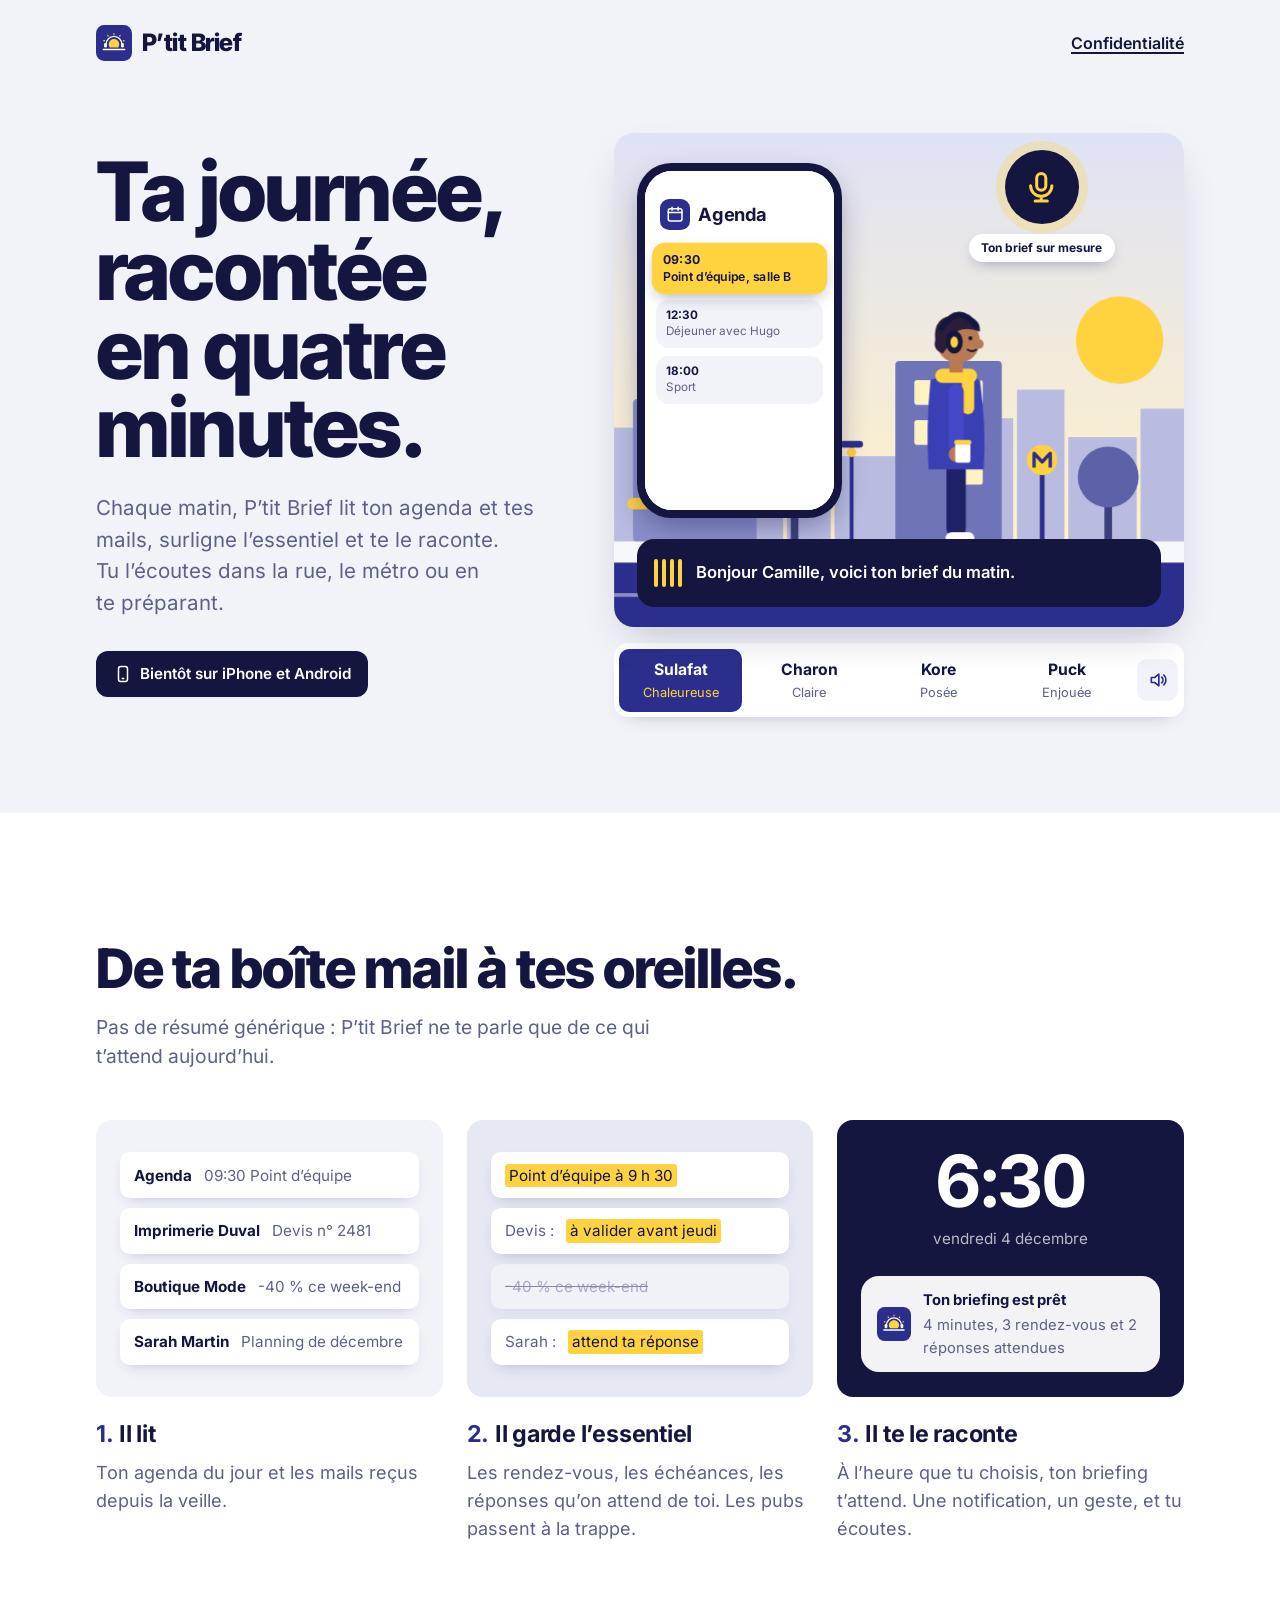
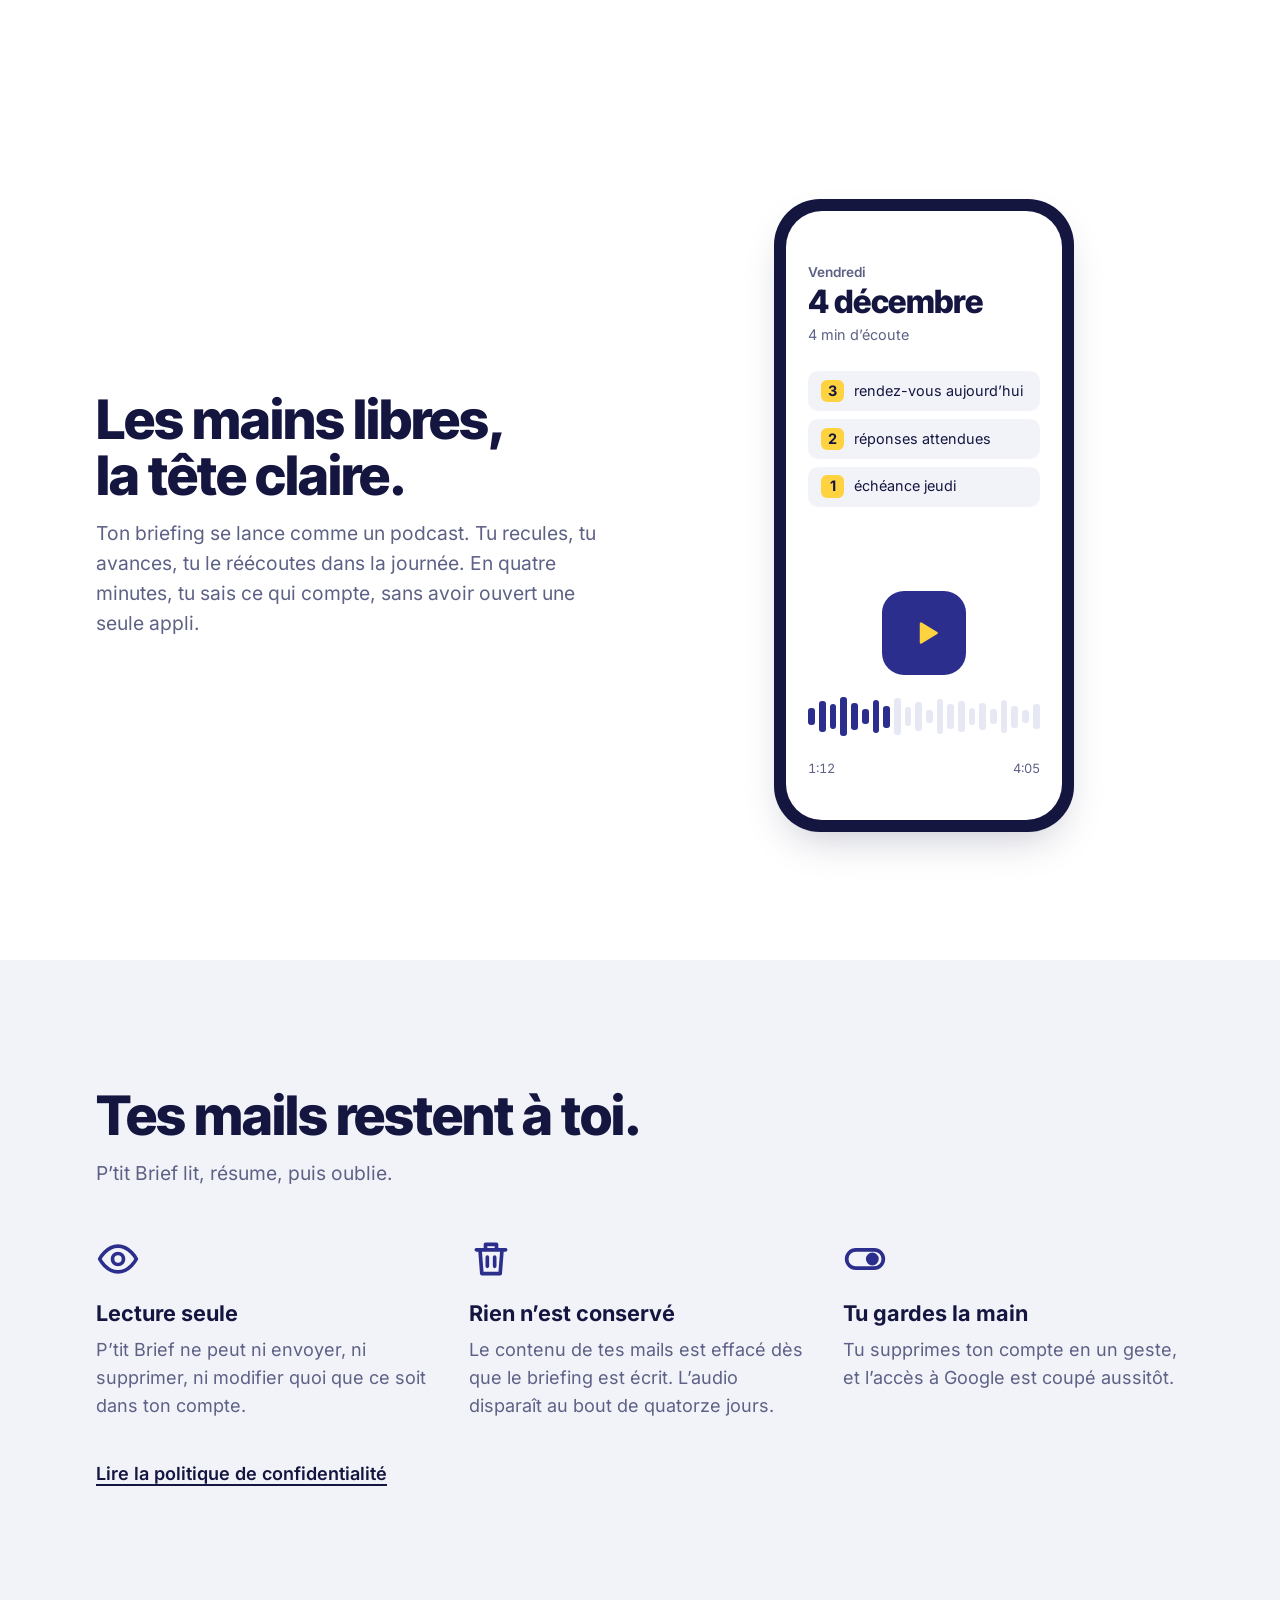
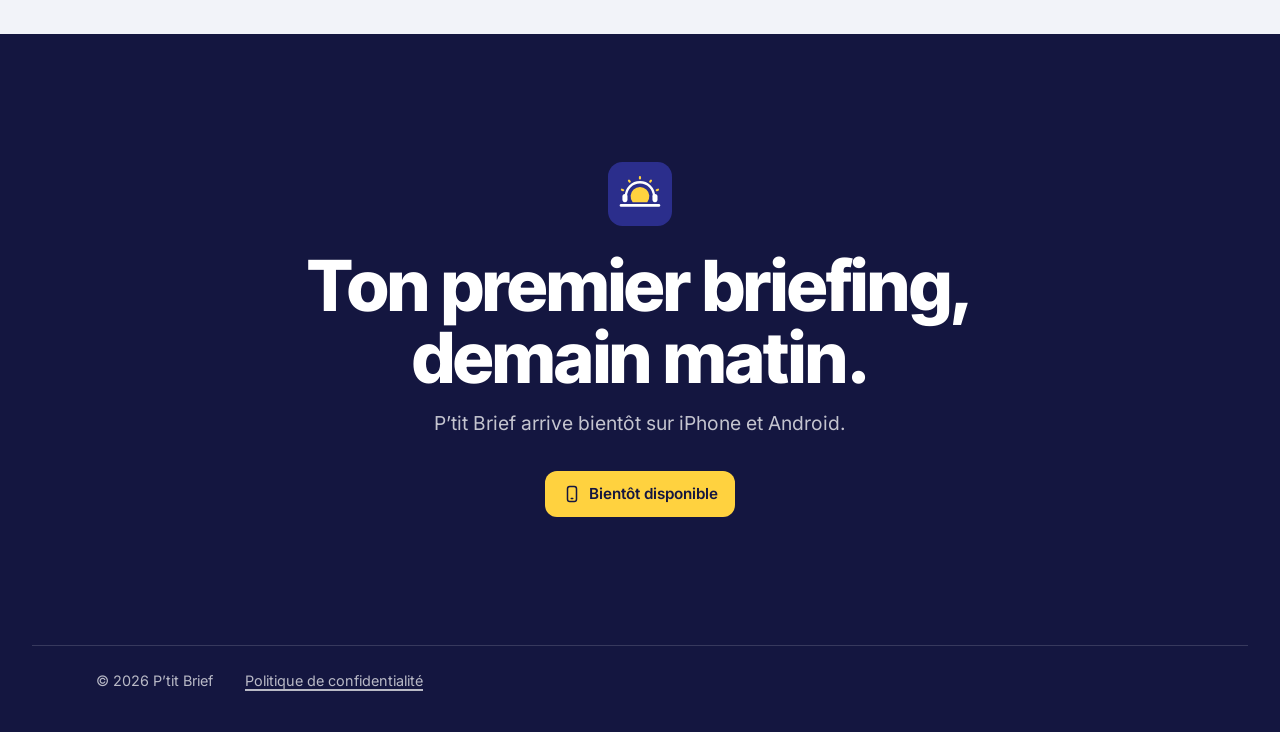
<file: index.html>
<!doctype html>
<html lang="fr">
<head>
  <meta charset="utf-8">
  <meta name="viewport" content="width=device-width, initial-scale=1">
  <title>P’tit Brief : ta journée, racontée en quatre minutes</title>
  <meta name="description" content="Chaque matin, P’tit Brief lit ton agenda et tes mails, surligne l’essentiel et te le raconte en quatre minutes.">
  <meta name="theme-color" content="#f2f3f9">
  <link rel="icon" href="favicon.svg" type="image/svg+xml">
  <link rel="preload" href="fonts/inter.woff2" as="font" type="font/woff2" crossorigin>
  <link rel="preload" href="fonts/inter-tight.woff2" as="font" type="font/woff2" crossorigin>
  <link rel="stylesheet" href="style.css">
</head>
<body>
  <svg width="0" height="0" style="position:absolute" aria-hidden="true">
    <symbol id="marque" viewBox="0 0 256 256"><rect width="256" height="256" rx="58" fill="#2b2e8c"/><g transform="translate(28 28) scale(.78)"><g fill="#fff"><path d="M50 140A78 78 0 0 1 206 140H194A66 66 0 0 0 62 140Z"/><rect x="38" y="128" width="26" height="42" rx="13"/><rect x="192" y="128" width="26" height="42" rx="13"/><rect x="24" y="180" width="208" height="14" rx="7"/></g><g fill="#ffd23f"><path d="M90.5 170A48 48 0 1 1 165.5 170Z"/><rect x="-5.5" y="-104" width="11" height="18" rx="5.5" transform="translate(128 140) rotate(0)"/><rect x="-5.5" y="-104" width="11" height="18" rx="5.5" transform="translate(128 140) rotate(35)"/><rect x="-5.5" y="-104" width="11" height="18" rx="5.5" transform="translate(128 140) rotate(-35)"/><rect x="-5.5" y="-104" width="11" height="18" rx="5.5" transform="translate(128 140) rotate(70)"/><rect x="-5.5" y="-104" width="11" height="18" rx="5.5" transform="translate(128 140) rotate(-70)"/></g></g></symbol>
    <symbol id="i-mail" viewBox="0 0 24 24" fill="none" stroke="currentColor" stroke-width="2" stroke-linecap="round" stroke-linejoin="round"><rect x="3" y="5" width="18" height="14" rx="2.5"/><path d="m4 7 8 6 8-6"/></symbol>
    <symbol id="i-cal" viewBox="0 0 24 24" fill="none" stroke="currentColor" stroke-width="2" stroke-linecap="round" stroke-linejoin="round"><rect x="3" y="5" width="18" height="16" rx="2.5"/><path d="M3 10h18M8 3v4M16 3v4"/></symbol>
    <symbol id="i-tel" viewBox="0 0 24 24" fill="none" stroke="currentColor" stroke-width="2" stroke-linecap="round"><rect x="6" y="2" width="12" height="20" rx="3"/><path d="M11 18h2"/></symbol>
    <symbol id="i-oeil" viewBox="0 0 24 24" fill="none" stroke="currentColor" stroke-width="2" stroke-linecap="round" stroke-linejoin="round"><path d="M2 12s3.6-7 10-7 10 7 10 7-3.6 7-10 7S2 12 2 12z"/><circle cx="12" cy="12" r="3"/></symbol>
    <symbol id="i-gomme" viewBox="0 0 24 24" fill="none" stroke="currentColor" stroke-width="2" stroke-linecap="round" stroke-linejoin="round"><path d="M4 7h16M9 7V4h6v3M6 7l1 13h10l1-13M10 11v5M14 11v5"/></symbol>
    <symbol id="i-main" viewBox="0 0 24 24" fill="none" stroke="currentColor" stroke-width="2" stroke-linecap="round"><rect x="2" y="7" width="20" height="10" rx="5"/><circle cx="16" cy="12" r="2.5" fill="currentColor"/></symbol>
    <symbol id="i-metro" viewBox="0 0 24 24" fill="none" stroke="currentColor" stroke-width="2.2" stroke-linecap="round" stroke-linejoin="round"><path d="M6 18V7l6 6 6-6v11"/></symbol>
    <symbol id="i-pluie" viewBox="0 0 24 24" fill="none" stroke="currentColor" stroke-width="2" stroke-linecap="round" stroke-linejoin="round"><path d="M7 15a4 4 0 0 1-.6-8A5.5 5.5 0 0 1 17 7.5a3.8 3.8 0 0 1 .5 7.5z"/><path d="M9 18l-1 2M13 18l-1 2M17 18l-1 2"/></symbol>
    <symbol id="i-coche" viewBox="0 0 24 24" fill="none" stroke="currentColor" stroke-width="3" stroke-linecap="round" stroke-linejoin="round"><path d="m5 12 5 5 9-10"/></symbol>
    <symbol id="i-facture" viewBox="0 0 24 24" fill="none" stroke="currentColor" stroke-width="2" stroke-linecap="round" stroke-linejoin="round"><path d="M6 3h12v18l-3-2-3 2-3-2-3 2z"/><path d="M9 8h6M9 12h6"/></symbol>
    <symbol id="i-micro" viewBox="0 0 24 24" fill="none" stroke="currentColor" stroke-width="2" stroke-linecap="round" stroke-linejoin="round"><rect x="9" y="3" width="6" height="11" rx="3"/><path d="M5 11a7 7 0 0 0 14 0M12 18v3M8 21h8"/></symbol>
    <symbol id="i-photo" viewBox="0 0 24 24" fill="none" stroke="currentColor" stroke-width="2" stroke-linejoin="round"><rect x="3" y="5" width="18" height="15" rx="3"/><circle cx="12" cy="12.5" r="3.5"/></symbol>
    <symbol id="i-play" viewBox="0 0 24 24"><path d="M7 4.5v15a1 1 0 0 0 1.5.86l12.5-7.5a1 1 0 0 0 0-1.72L8.5 3.64A1 1 0 0 0 7 4.5z" fill="currentColor"/></symbol>
  </svg>

  <div class="hero">
    <header class="wrap top">
      <a class="logo" href="./"><svg aria-hidden="true"><use href="#marque"/></svg>P’tit Brief</a>
      <nav><a href="confidentialite.html">Confidentialité</a></nav>
    </header>

    <div class="wrap hero-grid">
      <div>
        <h1>Ta journée, racontée en quatre minutes.</h1>
        <p class="intro">Chaque matin, P’tit Brief lit ton agenda et tes mails, surligne l’essentiel et te le raconte. Tu l’écoutes dans la rue, le métro ou en te préparant.</p>
        <div class="bientot">
          <span class="store"><svg aria-hidden="true"><use href="#i-tel"/></svg>Bientôt sur iPhone et Android</span>
        </div>
      </div>

      <div class="scene-col">
      <div class="scene" id="scene">
        <svg viewBox="0 0 600 520" role="img" aria-label="Une personne marche dans la rue au lever du soleil, un casque sur les oreilles. Ses mails et ses rendez-vous du jour lui sont lus.">
          <defs>
            <linearGradient id="ciel" x1="0" y1="0" x2="0" y2="1">
              <stop offset="0" stop-color="#dfe2f5"/>
              <stop offset="0.8" stop-color="#fff1c9"/>
            </linearGradient>
            <g id="ville-loin">
              <rect x="0" y="310" width="60" height="120"/><rect x="64" y="260" width="40" height="170"/>
              <rect x="108" y="330" width="70" height="100"/><rect x="182" y="280" width="46" height="150"/>
              <rect x="232" y="340" width="80" height="90"/><rect x="316" y="240" width="36" height="190"/>
              <rect x="356" y="300" width="64" height="130"/><rect x="424" y="270" width="50" height="160"/>
              <rect x="478" y="320" width="72" height="110"/><rect x="554" y="290" width="46" height="140"/>
            </g>
            <g id="ville-pres">
              <rect x="20" y="280" width="130" height="150" rx="4" fill="#8a8fc9"/>
              <g fill="#fff3c4"><rect x="38" y="298" width="20" height="24" rx="3"/><rect x="75" y="298" width="20" height="24" rx="3"/><rect x="112" y="298" width="20" height="24" rx="3"/><rect x="38" y="336" width="20" height="24" rx="3"/><rect x="112" y="336" width="20" height="24" rx="3"/></g>
              <rect x="14" y="384" width="142" height="12" rx="6" fill="#ffd23f"/>
              <rect x="186" y="380" width="8" height="50" fill="#3c3f7d"/><circle cx="190" cy="366" r="28" fill="#5d62a8"/>
              <rect x="248" y="330" width="4" height="100" fill="#2b2e8c"/><rect x="238" y="324" width="24" height="7" rx="3.5" fill="#2b2e8c"/><circle cx="250" cy="336" r="5" fill="#ffd23f"/>
              <rect x="296" y="240" width="112" height="190" rx="4" fill="#6f74b8"/>
              <g fill="#fff3c4"><rect x="316" y="260" width="22" height="26" rx="3"/><rect x="366" y="260" width="22" height="26" rx="3"/><rect x="316" y="302" width="22" height="26" rx="3"/><rect x="366" y="344" width="22" height="26" rx="3"/></g>
              <rect x="448" y="352" width="5" height="78" fill="#2b2e8c"/><circle cx="450.5" cy="344" r="16" fill="#ffd23f"/>
              <path d="M442 352v-15l8.5 9 8.5-9v15" fill="none" stroke="#2b2e8c" stroke-width="3.5" stroke-linejoin="round"/>
              <rect x="516" y="378" width="8" height="52" fill="#3c3f7d"/><circle cx="520" cy="362" r="32" fill="#5d62a8"/>
            </g>
          </defs>

          <rect width="600" height="520" fill="url(#ciel)"/>
          <circle class="soleil" cx="532" cy="218" r="46" fill="#ffd23f"/>
          <g class="loin" fill="#b9bce0"><use href="#ville-loin"/><use href="#ville-loin" x="600"/></g>
          <g class="pres"><use href="#ville-pres"/><use href="#ville-pres" x="600"/></g>
          <rect y="430" width="600" height="22" fill="#f7f8fc"/>
          <rect y="452" width="600" height="68" fill="#2b2e8c"/>
          <line class="route" x1="0" y1="486" x2="660" y2="486" stroke="#fff" stroke-opacity=".45" stroke-width="4" stroke-dasharray="30 30"/>

          <g class="marcheur" transform="translate(360 432)">
            <!-- bras arrière -->
            <g class="membre bras"><rect x="-20" y="-168" width="40" height="84" fill="none"/><rect x="-8" y="-168" width="16" height="72" rx="8" fill="#232678"/><circle cx="0" cy="-94" r="8" fill="#b97a52"/></g>
            <!-- jambes -->
            <g class="membre"><rect x="-24" y="-92" width="48" height="94" fill="none"/><rect x="-10" y="-92" width="20" height="86" rx="10" fill="#14154a"/><rect x="-11" y="-12" width="30" height="13" rx="6.5" fill="#fff"/></g>
            <g class="membre b"><rect x="-24" y="-92" width="48" height="94" fill="none"/><rect x="-10" y="-92" width="20" height="86" rx="10" fill="#1e2068"/><rect x="-11" y="-12" width="30" height="13" rx="6.5" fill="#fff"/></g>
            <!-- manteau -->
            <path d="M-27 -172Q-32 -122-29-78H29Q32-122 25-172Q0-184-27-172Z" fill="#3b3fb6"/>
            <rect x="-22" y="-184" width="44" height="15" rx="7.5" fill="#ffd23f"/>
            <rect x="6" y="-178" width="13" height="42" rx="6.5" fill="#ffd23f"/>
            <rect x="-7" y="-194" width="14" height="14" fill="#b97a52"/>
            <!-- tête -->
            <circle cx="2" cy="-213" r="23" fill="#b97a52"/>
            <circle cx="24" cy="-210" r="5" fill="#b97a52"/>
            <path d="M-22-214Q-25-241 2-240Q26-240 25-223Q12-228 2-224Q-6-210-14-200Q-25-204-22-214Z" fill="#2a1c3d"/>
            <circle cx="15" cy="-216" r="2.2" fill="#141640"/>
            <path d="M12-204q5 3 9 0" fill="none" stroke="#141640" stroke-width="2" stroke-linecap="round"/>
            <!-- casque -->
            <path d="M-15-227Q2-254 21-229" fill="none" stroke="#141640" stroke-width="6" stroke-linecap="round"/>
            <ellipse cx="-2" cy="-212" rx="9" ry="12" fill="#141640"/>
            <ellipse cx="-2" cy="-212" rx="4" ry="6" fill="#ffd23f"/>
            <g fill="none" stroke="#fff" stroke-width="3" stroke-linecap="round">
              <path class="onde" d="M-30-225q-9 13 0 26"/>
              <path class="onde" d="M-40-231q-14 19 0 38"/>
              <path class="onde" d="M-50-237q-19 25 0 50"/>
            </g>
            <!-- bras avant, avec le café -->
            <g class="membre bras b"><rect x="-20" y="-168" width="40" height="86" fill="none"/><rect x="-8" y="-168" width="16" height="72" rx="8" fill="#4549c9"/><circle cx="0" cy="-94" r="8" fill="#b97a52"/><rect x="-1" y="-106" width="16" height="21" rx="3" fill="#fff"/><rect x="-2" y="-109" width="18" height="5" rx="2.5" fill="#ffd23f"/></g>
          </g>
        </svg>

        <div class="tel-scene" aria-hidden="true">
          <div class="tel-ecran" id="ecran">
            <div class="accueil">
              <span class="appicone" data-app="Mails"><i style="background:#5b5fd6"><svg><use href="#i-mail"/></svg></i>Mails</span>
              <span class="appicone" data-app="Agenda"><i style="background:#2b2e8c"><svg><use href="#i-cal"/></svg></i>Agenda</span>
              <span class="appicone" data-app="Météo"><i style="background:#7fa7e8"><svg><use href="#i-pluie"/></svg></i>Météo</span>
              <span class="appicone" data-app="Trafic"><i style="background:#ffd23f;color:#141640"><svg><use href="#i-metro"/></svg></i>Trafic</span>
              <span class="appicone" data-app="Factures"><i style="background:#3fae8c"><svg><use href="#i-facture"/></svg></i>Factures</span>
              <span class="appicone"><i style="background:#c8cbe0"><svg><use href="#i-photo"/></svg></i>Photos</span>
            </div>
            <div class="appli ouverte" id="appli">
              <header><i style="background:#5b5fd6"><svg><use href="#i-mail"/></svg></i><span>Mails</span></header>
              <ul class="lignes">
                <li class="cle"><b>Imprimerie Duval</b><span>Devis à valider avant jeudi</span></li>
                <li><b>Boutique Mode</b><span>-40 % ce week-end</span></li>
                <li><b>Sarah Martin</b><span>Planning de décembre</span></li>
              </ul>
            </div>
          </div>
        </div>

        <div class="collecteur" aria-hidden="true">
          <div class="orbe" id="orbe"><svg><use href="#i-micro"/></svg></div>
          <span class="compte" id="compte">Ton brief sur mesure</span>
        </div>

        <div class="sous-titre" aria-hidden="true">
          <span class="barres"><i></i><i></i><i></i><i></i></span>
          <span class="phrase" id="phrase">Bonjour Camille, voici ton brief du matin.</span>
        </div>
      </div>
      <div class="voix" role="group" aria-label="Voix du brief">
        <button type="button" data-voix="sulafat" aria-pressed="true"><b>Sulafat</b><span>Chaleureuse</span></button>
        <button type="button" data-voix="charon" aria-pressed="false"><b>Charon</b><span>Claire</span></button>
        <button type="button" data-voix="kore" aria-pressed="false"><b>Kore</b><span>Posée</span></button>
        <button type="button" data-voix="puck" aria-pressed="false"><b>Puck</b><span>Enjouée</span></button>
        <button class="son" id="son" type="button" aria-label="Couper le son">
          <svg aria-hidden="true" viewBox="0 0 24 24" fill="none" stroke="currentColor" stroke-width="2" stroke-linecap="round" stroke-linejoin="round"><path d="M4 9v6h4l5 4V5L8 9z"/><path class="ondes" d="M16.5 8.5a5 5 0 0 1 0 7M19 6a8.5 8.5 0 0 1 0 12"/><path class="croix" d="M17 9.5l5 5m0-5l-5 5"/></svg>
        </button>
      </div>
      </div>
    </div>
  </div>

  <main>
    <section class="wrap">
      <h2>De ta boîte mail à tes oreilles.</h2>
      <p class="chapo">Pas de résumé générique : P’tit Brief ne te parle que de ce qui t’attend aujourd’hui.</p>
      <ol class="etapes">
        <li class="etape">
          <div class="vignette v-lit" aria-hidden="true">
            <div class="ligne"><b>Agenda</b><span>09:30 Point d’équipe</span></div>
            <div class="ligne"><b>Imprimerie Duval</b><span>Devis n° 2481</span></div>
            <div class="ligne"><b>Boutique Mode</b><span>-40 % ce week-end</span></div>
            <div class="ligne"><b>Sarah Martin</b><span>Planning de décembre</span></div>
          </div>
          <h3><b>1.</b>Il lit</h3>
          <p>Ton agenda du jour et les mails reçus depuis la veille.</p>
        </li>
        <li class="etape">
          <div class="vignette v-garde" aria-hidden="true">
            <div class="ligne"><mark>Point d’équipe à 9 h 30</mark></div>
            <div class="ligne"><span>Devis :</span><mark>à valider avant jeudi</mark></div>
            <div class="ligne terne"><span>-40 % ce week-end</span></div>
            <div class="ligne"><span>Sarah :</span><mark>attend ta réponse</mark></div>
          </div>
          <h3><b>2.</b>Il garde l’essentiel</h3>
          <p>Les rendez-vous, les échéances, les réponses qu’on attend de toi. Les pubs passent à la trappe.</p>
        </li>
        <li class="etape">
          <div class="vignette v-raconte" aria-hidden="true">
            <div class="heure">6:30</div>
            <div class="date" data-date>mardi 24 novembre</div>
            <div class="notif"><svg><use href="#marque"/></svg><b>Ton briefing est prêt</b><span>4 minutes, 3 rendez-vous et 2 réponses attendues</span></div>
          </div>
          <h3><b>3.</b>Il te le raconte</h3>
          <p>À l’heure que tu choisis, ton briefing t’attend. Une notification, un geste, et tu écoutes.</p>
        </li>
      </ol>
    </section>

    <section class="wrap duo">
      <div>
        <h2>Les mains libres, la tête claire.</h2>
        <p class="chapo">Ton briefing se lance comme un podcast. Tu recules, tu avances, tu le réécoutes dans la journée. En quatre minutes, tu sais ce qui compte, sans avoir ouvert une seule appli.</p>
      </div>
      <div class="telephone" aria-hidden="true">
        <div class="ecran">
          <div class="jour" data-jour>Mardi</div>
          <div class="titre" data-jour-mois>24 novembre</div>
          <div class="duree">4 min d’écoute</div>
          <ul class="sommaire">
            <li><b>3</b>rendez-vous aujourd’hui</li>
            <li><b>2</b>réponses attendues</li>
            <li><b>1</b>échéance jeudi</li>
          </ul>
          <div class="lecture">
            <div class="play"><svg><use href="#i-play"/></svg></div>
            <div class="onde-ecran">
              <i class="lu" style="height:40%"></i><i class="lu" style="height:70%"></i><i class="lu" style="height:55%"></i><i class="lu" style="height:90%"></i><i class="lu" style="height:60%"></i><i class="lu" style="height:35%"></i><i class="lu" style="height:75%"></i><i class="lu" style="height:50%"></i><i style="height:85%"></i><i style="height:45%"></i><i style="height:65%"></i><i style="height:30%"></i><i style="height:80%"></i><i style="height:55%"></i><i style="height:70%"></i><i style="height:40%"></i><i style="height:60%"></i><i style="height:35%"></i><i style="height:75%"></i><i style="height:50%"></i><i style="height:30%"></i><i style="height:55%"></i>
            </div>
            <div class="temps"><span>1:12</span><span>4:05</span></div>
          </div>
        </div>
      </div>
    </section>

    <section class="confiance">
      <div class="wrap">
        <h2>Tes mails restent à toi.</h2>
        <p class="chapo">P’tit Brief lit, résume, puis oublie.</p>
        <div class="promesses">
          <div>
            <svg aria-hidden="true"><use href="#i-oeil"/></svg>
            <h3>Lecture seule</h3>
            <p>P’tit Brief ne peut ni envoyer, ni supprimer, ni modifier quoi que ce soit dans ton compte.</p>
          </div>
          <div>
            <svg aria-hidden="true"><use href="#i-gomme"/></svg>
            <h3>Rien n’est conservé</h3>
            <p>Le contenu de tes mails est effacé dès que le briefing est écrit. L’audio disparaît au bout de quatorze jours.</p>
          </div>
          <div>
            <svg aria-hidden="true"><use href="#i-main"/></svg>
            <h3>Tu gardes la main</h3>
            <p>Tu supprimes ton compte en un geste, et l’accès à Google est coupé aussitôt.</p>
          </div>
        </div>
        <p class="suite"><a href="confidentialite.html">Lire la politique de confidentialité</a></p>
      </div>
    </section>

    <section class="final">
      <div class="wrap">
        <svg class="marque" aria-hidden="true"><use href="#marque"/></svg>
        <h2>Ton premier briefing, demain matin.</h2>
        <p>P’tit Brief arrive bientôt sur iPhone et Android.</p>
        <span class="store"><svg aria-hidden="true"><use href="#i-tel"/></svg>Bientôt disponible</span>
      </div>
    </section>
  </main>

  <footer>
    <div class="wrap">
      <span>© 2026 P’tit Brief</span>
      <a href="confidentialite.html">Politique de confidentialité</a>
    </div>
  </footer>

  <script src="script.js"></script>
</body>
</html>
</file>
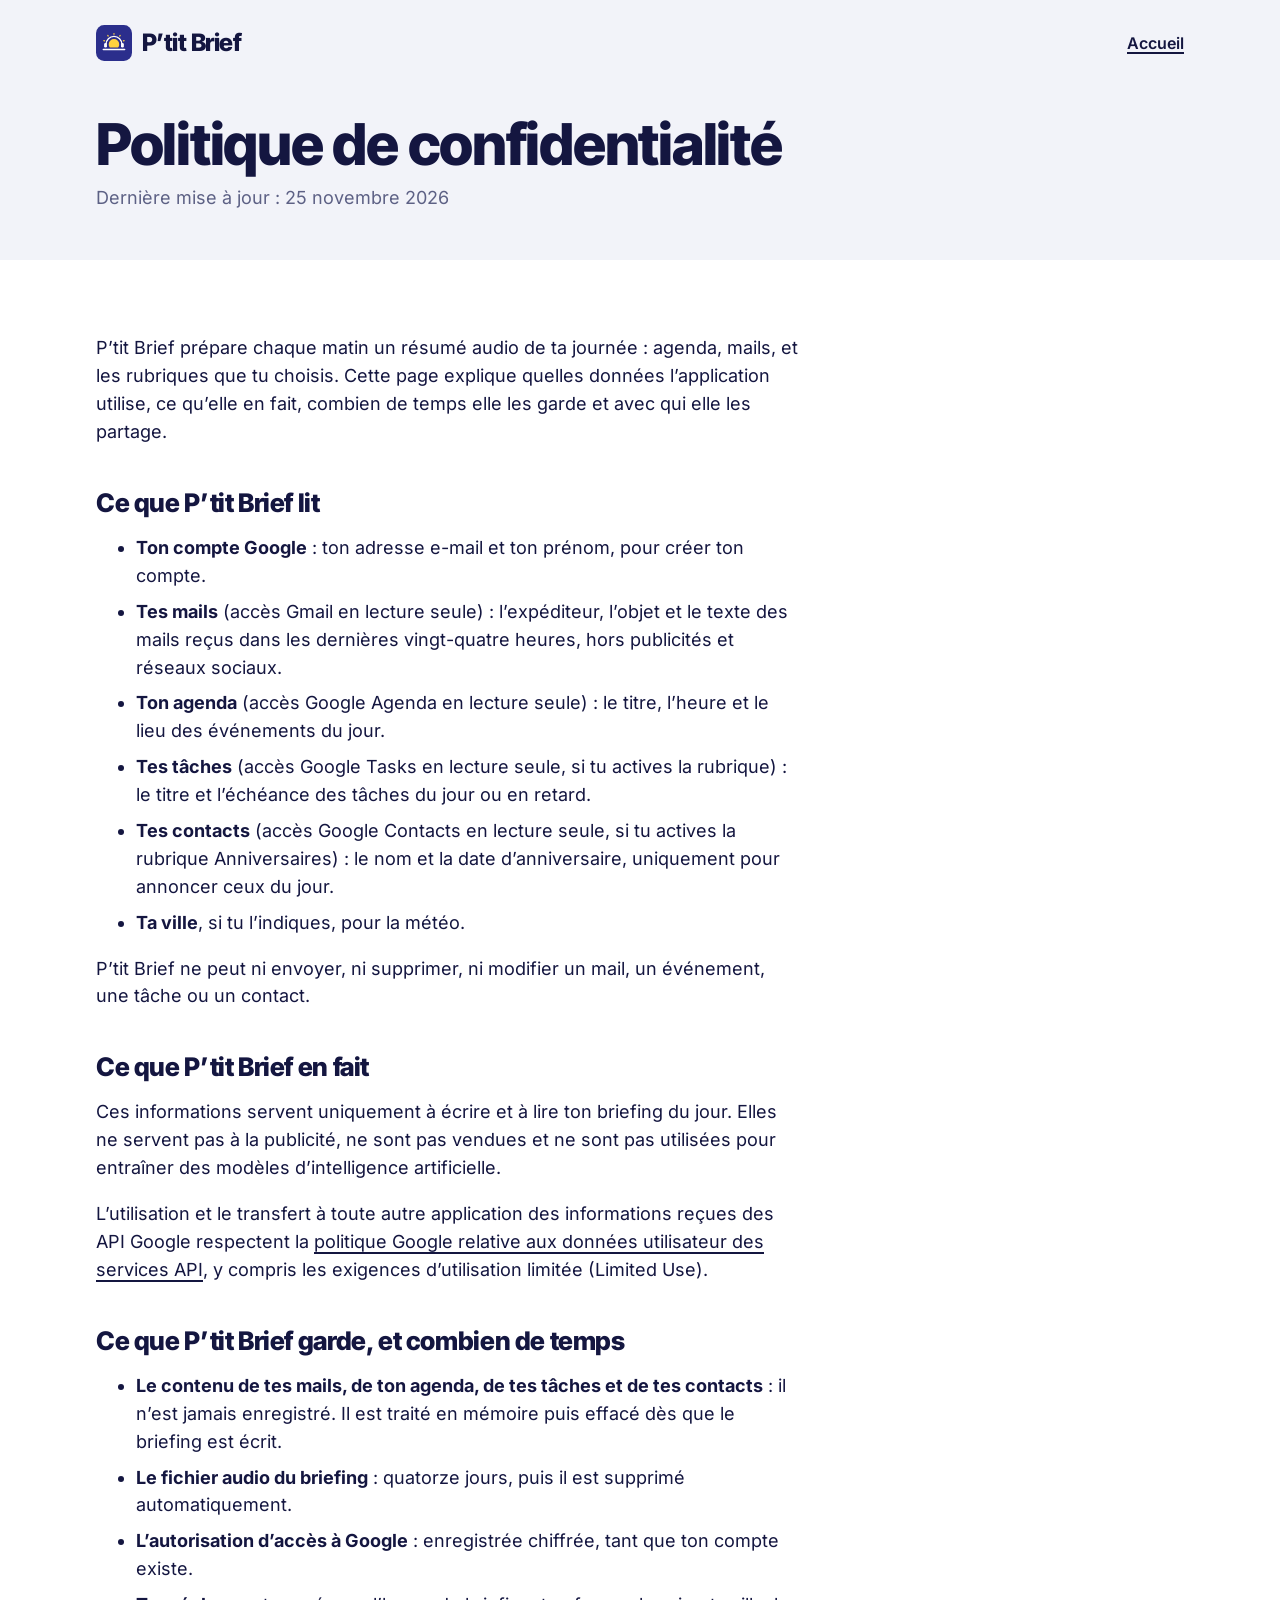
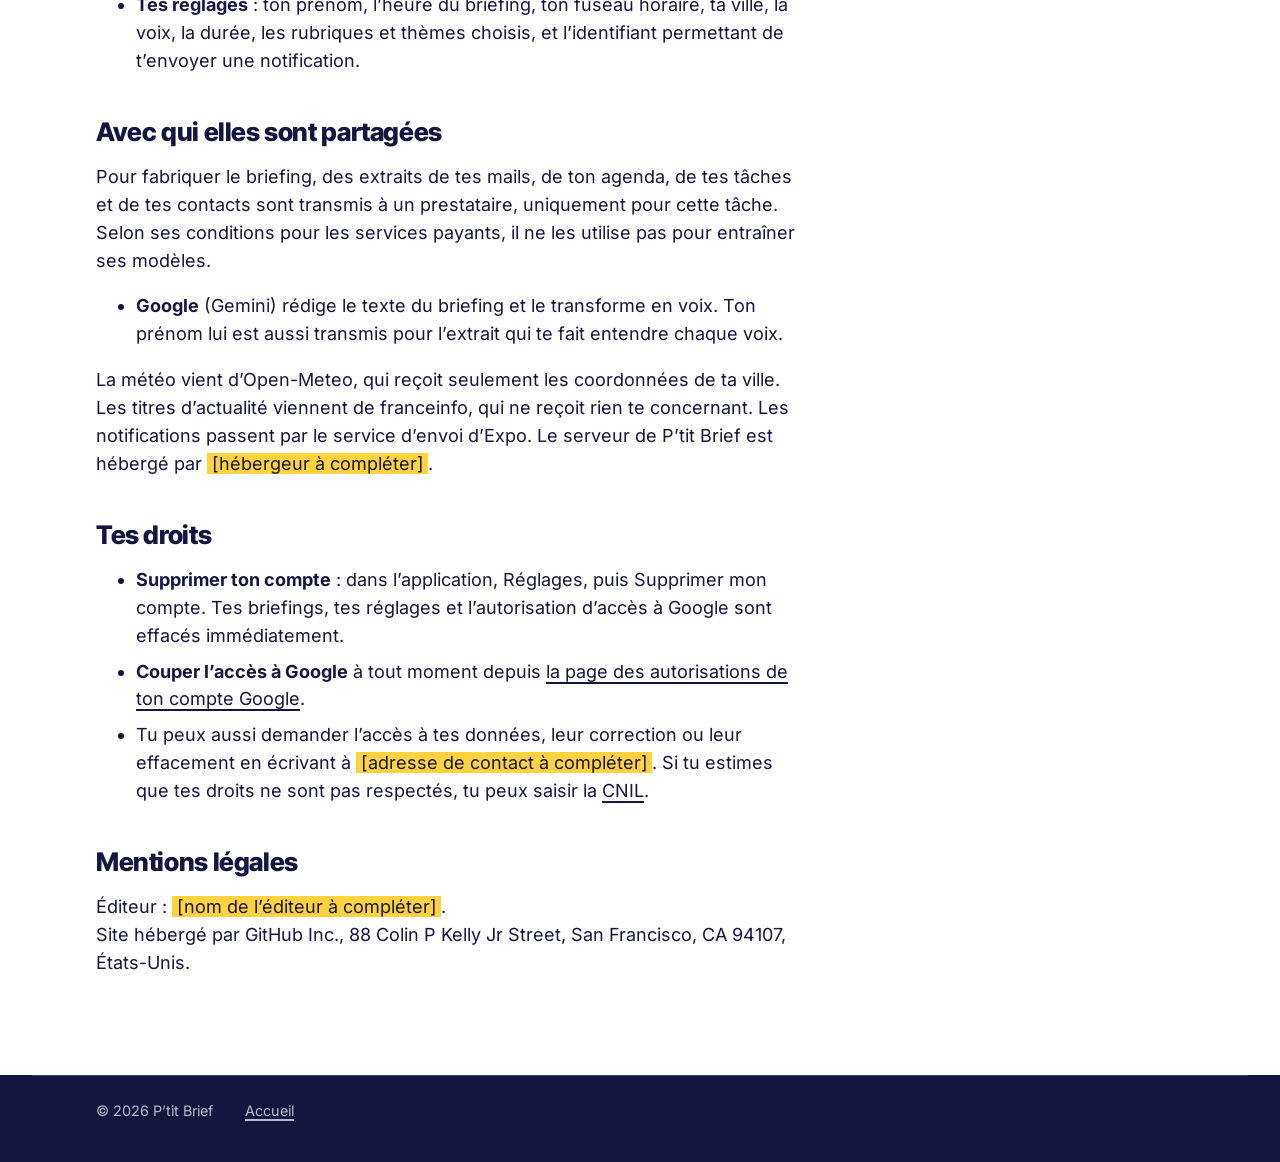
<file: confidentialite.html>
<!doctype html>
<html lang="fr">
<head>
  <meta charset="utf-8">
  <meta name="viewport" content="width=device-width, initial-scale=1">
  <title>Politique de confidentialité : P’tit Brief</title>
  <meta name="theme-color" content="#f2f3f9">
  <link rel="icon" href="favicon.svg" type="image/svg+xml">
  <link rel="preload" href="fonts/inter.woff2" as="font" type="font/woff2" crossorigin>
  <link rel="preload" href="fonts/inter-tight.woff2" as="font" type="font/woff2" crossorigin>
  <meta name="description" content="Quelles données P’tit Brief utilise, pourquoi, combien de temps et avec qui.">
  <link rel="stylesheet" href="style.css">
</head>
<body>
  <svg width="0" height="0" style="position:absolute" aria-hidden="true">
    <symbol id="marque" viewBox="0 0 256 256"><rect width="256" height="256" rx="58" fill="#2b2e8c"/><g transform="translate(28 28) scale(.78)"><g fill="#fff"><path d="M50 140A78 78 0 0 1 206 140H194A66 66 0 0 0 62 140Z"/><rect x="38" y="128" width="26" height="42" rx="13"/><rect x="192" y="128" width="26" height="42" rx="13"/><rect x="24" y="180" width="208" height="14" rx="7"/></g><g fill="#ffd23f"><path d="M90.5 170A48 48 0 1 1 165.5 170Z"/><rect x="-5.5" y="-104" width="11" height="18" rx="5.5" transform="translate(128 140) rotate(0)"/><rect x="-5.5" y="-104" width="11" height="18" rx="5.5" transform="translate(128 140) rotate(35)"/><rect x="-5.5" y="-104" width="11" height="18" rx="5.5" transform="translate(128 140) rotate(-35)"/><rect x="-5.5" y="-104" width="11" height="18" rx="5.5" transform="translate(128 140) rotate(70)"/><rect x="-5.5" y="-104" width="11" height="18" rx="5.5" transform="translate(128 140) rotate(-70)"/></g></g></symbol>
  </svg>

  <div class="entete-doc">
    <header class="wrap top">
      <a class="logo" href="./"><svg aria-hidden="true"><use href="#marque"/></svg>P’tit Brief</a>
      <nav><a href="./">Accueil</a></nav>
    </header>
    <div class="wrap">
      <h1>Politique de confidentialité</h1>
      <p class="maj">Dernière mise à jour : 25 novembre 2026</p>
    </div>
  </div>

  <main class="wrap doc">
      <p>P’tit Brief prépare chaque matin un résumé audio de ta journée : agenda, mails, et les rubriques que tu choisis. Cette page explique quelles données l’application utilise, ce qu’elle en fait, combien de temps elle les garde et avec qui elle les partage.</p>

      <h2>Ce que P’tit Brief lit</h2>
      <ul>
        <li><strong>Ton compte Google</strong> : ton adresse e-mail et ton prénom, pour créer ton compte.</li>
        <li><strong>Tes mails</strong> (accès Gmail en lecture seule) : l’expéditeur, l’objet et le texte des mails reçus dans les dernières vingt-quatre heures, hors publicités et réseaux sociaux.</li>
        <li><strong>Ton agenda</strong> (accès Google Agenda en lecture seule) : le titre, l’heure et le lieu des événements du jour.</li>
        <li><strong>Tes tâches</strong> (accès Google Tasks en lecture seule, si tu actives la rubrique) : le titre et l’échéance des tâches du jour ou en retard.</li>
        <li><strong>Tes contacts</strong> (accès Google Contacts en lecture seule, si tu actives la rubrique Anniversaires) : le nom et la date d’anniversaire, uniquement pour annoncer ceux du jour.</li>
        <li><strong>Ta ville</strong>, si tu l’indiques, pour la météo.</li>
      </ul>
      <p>P’tit Brief ne peut ni envoyer, ni supprimer, ni modifier un mail, un événement, une tâche ou un contact.</p>

      <h2>Ce que P’tit Brief en fait</h2>
      <p>Ces informations servent uniquement à écrire et à lire ton briefing du jour. Elles ne servent pas à la publicité, ne sont pas vendues et ne sont pas utilisées pour entraîner des modèles d’intelligence artificielle.</p>
      <p>L’utilisation et le transfert à toute autre application des informations reçues des API Google respectent la <a href="https://developers.google.com/terms/api-services-user-data-policy">politique Google relative aux données utilisateur des services API</a>, y compris les exigences d’utilisation limitée (Limited Use).</p>

      <h2>Ce que P’tit Brief garde, et combien de temps</h2>
      <ul>
        <li><strong>Le contenu de tes mails, de ton agenda, de tes tâches et de tes contacts</strong> : il n’est jamais enregistré. Il est traité en mémoire puis effacé dès que le briefing est écrit.</li>
        <li><strong>Le fichier audio du briefing</strong> : quatorze jours, puis il est supprimé automatiquement.</li>
        <li><strong>L’autorisation d’accès à Google</strong> : enregistrée chiffrée, tant que ton compte existe.</li>
        <li><strong>Tes réglages</strong> : ton prénom, l’heure du briefing, ton fuseau horaire, ta ville, la voix, la durée, les rubriques et thèmes choisis, et l’identifiant permettant de t’envoyer une notification.</li>
      </ul>

      <h2>Avec qui elles sont partagées</h2>
      <p>Pour fabriquer le briefing, des extraits de tes mails, de ton agenda, de tes tâches et de tes contacts sont transmis à un prestataire, uniquement pour cette tâche. Selon ses conditions pour les services payants, il ne les utilise pas pour entraîner ses modèles.</p>
      <ul>
        <li><strong>Google</strong> (Gemini) rédige le texte du briefing et le transforme en voix. Ton prénom lui est aussi transmis pour l’extrait qui te fait entendre chaque voix.</li>
      </ul>
      <p>La météo vient d’Open-Meteo, qui reçoit seulement les coordonnées de ta ville. Les titres d’actualité viennent de franceinfo, qui ne reçoit rien te concernant. Les notifications passent par le service d’envoi d’Expo. Le serveur de P’tit Brief est hébergé par <span class="todo">[hébergeur à compléter]</span>.</p>

      <h2>Tes droits</h2>
      <ul>
        <li><strong>Supprimer ton compte</strong> : dans l’application, Réglages, puis Supprimer mon compte. Tes briefings, tes réglages et l’autorisation d’accès à Google sont effacés immédiatement.</li>
        <li><strong>Couper l’accès à Google</strong> à tout moment depuis <a href="https://myaccount.google.com/permissions">la page des autorisations de ton compte Google</a>.</li>
        <li>Tu peux aussi demander l’accès à tes données, leur correction ou leur effacement en écrivant à <span class="todo">[adresse de contact à compléter]</span>. Si tu estimes que tes droits ne sont pas respectés, tu peux saisir la <a href="https://www.cnil.fr/fr/plaintes">CNIL</a>.</li>
      </ul>

      <h2>Mentions légales</h2>
      <p>Éditeur : <span class="todo">[nom de l’éditeur à compléter]</span>.<br>
      Site hébergé par GitHub Inc., 88 Colin P Kelly Jr Street, San Francisco, CA 94107, États-Unis.</p>
  </main>

  <footer>
    <div class="wrap">
      <span>© 2026 P’tit Brief</span>
      <a href="./">Accueil</a>
    </div>
  </footer>
</body>
</html>
</file>
<file: style.css>
@font-face {
  font-family: "Inter";
  src: url("fonts/inter.woff2") format("woff2");
  font-weight: 400 700;
  font-display: swap;
}
@font-face {
  font-family: "Inter Tight";
  src: url("fonts/inter-tight.woff2") format("woff2");
  font-weight: 600 800;
  font-display: swap;
}

:root {
  --encre: #141640;      /* texte */
  --indigo: #2b2e8c;     /* couleur de marque */
  --nuit: #141640;       /* bandeau final */
  --lilas: #f2f3f9;      /* fond des cartes et bandeaux */
  --lilas-2: #e6e8f4;
  --surligneur: #ffd23f; /* l'essentiel, surligné */
  --gris: #5d6185;
  --blanc: #fff;
  --ombre: 0 18px 40px -14px rgba(20, 22, 64, 0.25);
  --font: "Inter", system-ui, sans-serif;
  --titre: "Inter Tight", "Inter", system-ui, sans-serif;
  --bord: clamp(1.25rem, 5vw, 4.5rem);
  color-scheme: light;
}

* { box-sizing: border-box; }

body {
  margin: 0;
  color: var(--encre);
  background: var(--blanc);
  font: 400 1.125rem/1.55 var(--font);
  -webkit-font-smoothing: antialiased;
}

::selection { background: var(--surligneur); color: var(--encre); }
a { color: inherit; text-decoration-thickness: 1.5px; text-underline-offset: 0.2em; }
a:focus-visible { outline: 3px solid var(--indigo); outline-offset: 3px; border-radius: 4px; }
img, svg { display: block; max-width: 100%; }

.wrap { max-width: 76rem; margin: 0 auto; padding-inline: var(--bord); }

/* ---------- En-tête ---------- */

.top { display: flex; justify-content: space-between; align-items: center; padding-block: 1.5rem; }
.logo { display: flex; align-items: center; gap: 0.6rem; text-decoration: none; font-family: var(--titre); font-weight: 800; font-size: 1.5rem; letter-spacing: -0.02em; }
.logo svg { width: 36px; height: 36px; }
.top nav a { font-weight: 600; font-size: 1rem; }

/* ---------- Accueil ---------- */

.hero { background: var(--lilas); padding-bottom: clamp(3rem, 8vw, 6rem); }
.hero-grid {
  display: grid;
  gap: clamp(2rem, 4vw, 4rem);
  align-items: center;
  padding-top: clamp(1rem, 4vw, 3rem);
}
@media (min-width: 60rem) { .hero-grid { grid-template-columns: 0.9fr 1.1fr; } }

h1, h2 { font-family: var(--titre); }

h1 {
  margin: 0;
  font-size: clamp(2.9rem, 6.4vw, 5.4rem);
  line-height: 0.96;
  font-weight: 800;
  letter-spacing: -0.022em;
  text-wrap: balance;
}
.intro { margin: 1.5rem 0 2rem; max-width: 30rem; font-size: clamp(1.15rem, 1.6vw, 1.3rem); color: var(--gris); text-wrap: pretty; }

.bientot { display: inline-flex; flex-wrap: wrap; align-items: center; gap: 0.75rem; }
.store {
  display: inline-flex; align-items: center; gap: 0.5rem;
  padding: 0.7rem 1.1rem; border-radius: 12px;
  background: var(--encre); color: var(--blanc);
  font-weight: 600; font-size: 0.95rem;
}
.store svg { width: 18px; height: 18px; }
.bientot small { color: var(--gris); font-size: 0.95rem; }

/* La scène animée */
.scene {
  position: relative;
  aspect-ratio: 600 / 520;
  border-radius: clamp(14px, 2vw, 20px);
  overflow: hidden;
  box-shadow: var(--ombre);
  container-type: inline-size;
}
.scene > svg { width: 100%; height: 100%; }

.loin { animation: defile 48s linear infinite; }
.pres { animation: defile 16s linear infinite; }
@keyframes defile { to { transform: translateX(-600px); } }
.route { animation: tirets 0.9s linear infinite; }
@keyframes tirets { to { stroke-dashoffset: -60; } }
.soleil { animation: lever 7s cubic-bezier(0.2, 0.8, 0.2, 1) both; }
@keyframes lever { from { transform: translateY(90px); } }

.marcheur { animation: rebond 0.45s ease-in-out infinite alternate; }
@keyframes rebond { from { transform: translate(360px, 432px); } to { transform: translate(360px, 429px); } }
.membre { transform-box: fill-box; transform-origin: 50% 0; animation: balance 0.9s ease-in-out infinite alternate; }
.membre.b { animation-delay: -0.9s; }
.bras { animation-name: balance-bras; }
@keyframes balance { from { transform: rotate(26deg); } to { transform: rotate(-26deg); } }
@keyframes balance-bras { from { transform: rotate(-22deg); } to { transform: rotate(22deg); } }
.onde { transform-box: fill-box; transform-origin: 0 50%; animation: onde 1.6s ease-out infinite; opacity: 0; }
.onde:nth-of-type(2) { animation-delay: 0.4s; }
.onde:nth-of-type(3) { animation-delay: 0.8s; }
@keyframes onde { 0% { opacity: 0; transform: scale(0.6); } 30% { opacity: 1; } 100% { opacity: 0; transform: scale(1.25); } }

/* Le téléphone : les applis s'ouvrent une à une, l'essentiel est collecté par l'IA */
.tel-scene {
  position: absolute; left: 4%; top: 6%;
  width: 36%; height: 72%;
  background: var(--encre);
  border-radius: 6cqi;
  padding: 1.4cqi;
  box-shadow: 0 2cqi 5cqi -1cqi rgba(28, 29, 87, 0.45);
}
.tel-ecran { position: relative; height: 100%; border-radius: 4.8cqi; background: var(--blanc); overflow: hidden; }
.accueil {
  position: absolute; inset: 0;
  padding: 7cqi 2.6cqi 2cqi;
  display: grid; grid-template-columns: repeat(3, 1fr); gap: 3.6cqi 1cqi; align-content: start;
  background: linear-gradient(#e6e8f4, #f7f8fc);
}
.appicone { display: grid; justify-items: center; gap: 0.8cqi; font-size: 1.7cqi; font-weight: 600; color: var(--encre); }
.appicone i { width: 7.6cqi; height: 7.6cqi; border-radius: 2.2cqi; display: grid; place-items: center; color: var(--blanc); transition: transform 220ms; }
.appicone i svg { width: 4.2cqi; height: 4.2cqi; }
.appicone.tape i { transform: scale(0.82); }
.appli {
  position: absolute; inset: 0;
  background: var(--blanc);
  padding: 5cqi 2cqi 2cqi;
  opacity: 0; transform: scale(0.15);
  transform-origin: var(--ox, 50%) var(--oy, 30%);
  transition: transform 380ms cubic-bezier(0.2, 0.8, 0.2, 1), opacity 260ms;
}
.appli.ouverte { opacity: 1; transform: none; }
.appli header { display: flex; align-items: center; gap: 1.4cqi; font-weight: 800; font-size: 3.2cqi; letter-spacing: -0.02em; padding: 0 0.6cqi 2.4cqi; }
.appli header i { width: 5.4cqi; height: 5.4cqi; border-radius: 1.6cqi; display: grid; place-items: center; color: var(--blanc); }
.appli header svg { width: 3.2cqi; height: 3.2cqi; }
.lignes { list-style: none; margin: 0; padding: 0; display: grid; gap: 1.3cqi; }
.lignes li {
  display: grid; gap: 0.2cqi;
  padding: 1.5cqi 1.8cqi;
  border-radius: 2.2cqi;
  background: var(--lilas);
  font-size: 2.05cqi; line-height: 1.3;
  transition: background-color 250ms, transform 300ms cubic-bezier(0.2, 0.8, 0.2, 1), box-shadow 300ms;
}
.lignes b { font-weight: 700; }
.lignes span { color: var(--gris); }
.lignes li.cle { background: var(--surligneur); transform: scale(1.05); box-shadow: 0 1cqi 2.6cqi -0.8cqi rgba(28, 29, 87, 0.4); }
.lignes li.cle span { color: var(--encre); font-weight: 600; }

/* Le micro de l'IA, qui collecte puis parle dans le casque */
.collecteur { position: absolute; left: 60%; top: 3.5%; width: 30%; display: grid; justify-items: center; gap: 1.6cqi; }
.orbe {
  position: relative;
  width: 13cqi; height: 13cqi; border-radius: 50%;
  background: var(--nuit); color: var(--surligneur);
  display: grid; place-items: center;
  box-shadow: 0 0 0 1.6cqi rgba(255, 210, 63, 0.28);
  transition: transform 220ms cubic-bezier(0.2, 0.8, 0.2, 1);
}
.orbe svg { width: 6.4cqi; height: 6.4cqi; }
.orbe.avale { transform: scale(1.14); }
.orbe::before, .orbe::after { content: ""; position: absolute; inset: 0; border-radius: 50%; border: 0.5cqi solid var(--surligneur); opacity: 0; }
.orbe.parle::before { animation: emet 1.4s ease-out infinite; }
.orbe.parle::after { animation: emet 1.4s ease-out 0.7s infinite; }
@keyframes emet { from { opacity: 0.9; transform: scale(1); } to { opacity: 0; transform: scale(1.9); } }
.compte { background: var(--blanc); color: var(--encre); border-radius: 99px; padding: 0.9cqi 2.2cqi; font-size: 2.1cqi; font-weight: 700; white-space: nowrap; box-shadow: 0 1cqi 2.6cqi -1cqi rgba(28, 29, 87, 0.4); }

/* Une info qui s'envole du téléphone vers le micro */
.envol {
  position: absolute; z-index: 3; pointer-events: none;
  padding: 1cqi 1.8cqi; border-radius: 99px;
  background: var(--surligneur); color: var(--encre);
  font-size: 2.1cqi; font-weight: 700; white-space: nowrap;
  box-shadow: 0 1cqi 3cqi -0.6cqi rgba(28, 29, 87, 0.4);
}

.sous-titre {
  position: absolute; left: 4%; right: 4%; bottom: 4%;
  display: flex; align-items: center; gap: 2.4cqi;
  padding: 2.2cqi 3cqi;
  border-radius: 3cqi;
  background: var(--nuit);
  color: var(--blanc);
  font-size: 2.9cqi;
  font-weight: 600;
  line-height: 1.3;
  min-height: 12cqi;
}
.barres { display: flex; align-items: center; gap: 0.6cqi; height: 5cqi; flex: none; }
.barres i { width: 0.8cqi; height: 100%; border-radius: 1cqi; background: var(--surligneur); animation: barre 0.8s ease-in-out infinite alternate; }
.barres i:nth-child(2) { animation-delay: -0.3s; }
.barres i:nth-child(3) { animation-delay: -0.55s; }
.barres i:nth-child(4) { animation-delay: -0.15s; }
@keyframes barre { from { transform: scaleY(0.3); } }
.phrase .m { color: rgba(255, 255, 255, 0.35); transition: color 140ms linear; }
.phrase .m.dit { color: var(--blanc); }

.scene-col { position: relative; }
.scene-col .scene { width: 100%; }
/* Petit bouton pour couper le son, mis par défaut (obligatoire : un son qui dure doit pouvoir s'arrêter) */
.voix .son {
  display: grid; place-items: center; align-self: center;
  width: 2.6rem; height: 2.6rem; padding: 0; margin-left: 0.15rem; border-radius: 10px; border: 0; cursor: pointer;
  background: var(--lilas); color: var(--indigo);
}
.son svg { width: 20px; height: 20px; }
.voix .son:hover { background: var(--surligneur); color: var(--encre); }
.son .croix { display: none; }
.son.muet .ondes { display: none; }
.son.muet .croix { display: inline; }
/* Les quatre voix de l'app : on en change à tout moment, la phrase reprend au même endroit */
.voix { display: grid; grid-template-columns: repeat(4, 1fr) auto; gap: 0.4rem; margin-top: 1rem; padding: 0.35rem; border-radius: 14px; background: var(--blanc); box-shadow: 0 8px 20px -14px rgba(20, 22, 64, 0.45); }
.voix button {
  display: grid; gap: 0.05rem; justify-items: center;
  padding: 0.55rem 0.4rem; border: 0; border-radius: 10px; cursor: pointer;
  background: transparent; color: var(--encre); font: inherit;
}
.voix b { font-weight: 700; font-size: 0.98rem; }
.voix span { font-size: 0.8rem; color: var(--gris); }
.voix button:hover { background: var(--lilas); }
.voix button[aria-pressed="true"] { background: var(--indigo); color: var(--blanc); }
.voix button[aria-pressed="true"] span { color: var(--surligneur); }
.voix button:focus-visible { outline: 3px solid var(--indigo); outline-offset: 2px; }
.son:focus-visible { outline: 3px solid var(--indigo); outline-offset: 3px; }

/* ---------- Sections ---------- */

section { padding-block: clamp(4.5rem, 10vw, 8rem); }
h2 {
  margin: 0 0 1rem;
  font-size: clamp(2.1rem, 4.4vw, 3.4rem);
  line-height: 1.02;
  font-weight: 800;
  letter-spacing: -0.018em;
  text-wrap: balance;
}
.chapo { margin: 0; max-width: 36rem; color: var(--gris); font-size: 1.2rem; }

/* Comment ça marche : une vraie séquence, donc numérotée */
.etapes { list-style: none; margin: 3rem 0 0; padding: 0; display: grid; gap: 1.5rem; }
@media (min-width: 56rem) { .etapes { grid-template-columns: repeat(3, 1fr); } }
.etape h3 { margin: 1.25rem 0 0.35rem; font-size: 1.45rem; font-weight: 700; letter-spacing: -0.01em; }
.etape h3 b { color: var(--indigo); margin-right: 0.35rem; }
.etape p { margin: 0; color: var(--gris); }
.vignette { aspect-ratio: 5 / 4; border-radius: 16px; padding: 1.5rem; display: grid; align-content: center; gap: 0.6rem; overflow: hidden; }
.v-lit { background: var(--lilas); }
.v-garde { background: var(--lilas-2); }
.v-raconte { background: var(--nuit); color: var(--blanc); justify-items: center; text-align: center; }

.ligne { display: flex; align-items: center; gap: 0.75rem; background: var(--blanc); border-radius: 10px; padding: 0.7rem 0.9rem; font-size: 0.95rem; box-shadow: 0 6px 16px -8px rgba(28, 29, 87, 0.3); }
.ligne b { font-weight: 700; white-space: nowrap; }
.ligne span { color: var(--gris); overflow: hidden; text-overflow: ellipsis; white-space: nowrap; }
.ligne.terne { opacity: 0.45; text-decoration: line-through; }
.ligne mark { background: var(--surligneur); color: var(--encre); padding: 0 0.25em; border-radius: 3px; }

.heure { font-size: clamp(3.2rem, 6vw, 4.5rem); font-weight: 700; line-height: 1; letter-spacing: -0.03em; font-variant-numeric: tabular-nums; }
.date { opacity: 0.7; font-size: 0.95rem; }
.notif { margin-top: 1rem; width: 100%; max-width: 20rem; text-align: left; background: rgba(255, 255, 255, 0.95); color: var(--encre); border-radius: 18px; padding: 0.8rem 1rem; display: grid; grid-template-columns: auto 1fr; gap: 0.15rem 0.75rem; align-items: center; font-size: 0.92rem; }
.notif svg { grid-row: span 2; width: 34px; height: 34px; }
.notif b { font-weight: 700; }
.notif span { color: var(--gris); }

/* Partie téléphone */
.duo { display: grid; gap: 3rem; align-items: center; }
@media (min-width: 56rem) { .duo { grid-template-columns: 1fr 1fr; } }
.telephone {
  justify-self: center;
  width: min(300px, 80%);
  aspect-ratio: 9 / 19;
  background: var(--encre);
  border-radius: 46px;
  padding: 12px;
  box-shadow: var(--ombre);
}
.ecran { height: 100%; border-radius: 36px; background: var(--blanc); padding: 3.2rem 1.4rem 1.6rem; display: flex; flex-direction: column; }
.ecran .jour { font-size: 0.85rem; color: var(--gris); font-weight: 600; }
.ecran .titre { font-family: var(--titre); font-size: 2rem; font-weight: 800; letter-spacing: -0.02em; line-height: 1; margin-top: 0.2rem; }
.ecran .duree { color: var(--gris); font-size: 0.9rem; margin-top: 0.4rem; }
.ecran .sommaire { list-style: none; margin: 1.5rem 0 0; padding: 0; display: grid; gap: 0.5rem; }
.ecran .sommaire li { display: flex; align-items: center; gap: 0.6rem; background: var(--lilas); border-radius: 10px; padding: 0.55rem 0.8rem; font-size: 0.9rem; }
.ecran .sommaire b { min-width: 1.6em; text-align: center; background: var(--surligneur); border-radius: 6px; }
.ecran .lecture { margin: auto 0 1rem; display: grid; justify-items: center; gap: 1.25rem; }
.ecran .play { width: 84px; height: 84px; border-radius: 22px; background: var(--indigo); color: var(--surligneur); display: grid; place-items: center; }
.ecran .play svg { width: 30px; height: 30px; margin-left: 4px; }
.ecran .onde-ecran { display: flex; align-items: center; gap: 4px; height: 44px; width: 100%; }
.ecran .onde-ecran i { flex: 1; border-radius: 3px; background: var(--lilas-2); }
.ecran .onde-ecran i.lu { background: var(--indigo); }
.ecran .temps { display: flex; justify-content: space-between; width: 100%; font-size: 0.8rem; color: var(--gris); font-variant-numeric: tabular-nums; }

/* Confidentialité */
.confiance { background: var(--lilas); }
.promesses { margin-top: 3rem; display: grid; gap: 2rem; }
@media (min-width: 56rem) { .promesses { grid-template-columns: repeat(3, 1fr); } }
.promesses svg { width: 44px; height: 44px; color: var(--indigo); }
.promesses h3 { margin: 1rem 0 0.35rem; font-size: 1.35rem; font-weight: 700; }
.promesses p { margin: 0; color: var(--gris); }
.confiance .suite { margin-top: 2.5rem; font-weight: 600; }

/* Bandeau final */
.final { background: var(--nuit); color: var(--blanc); text-align: center; }
.final svg.marque { width: 64px; height: 64px; margin: 0 auto 1.5rem; }
.final h2 { font-size: clamp(2.4rem, 5.5vw, 4.4rem); }
.final p { margin: 0 0 2rem; color: rgba(255, 255, 255, 0.75); font-size: 1.2rem; }
.final .store { background: var(--surligneur); color: var(--encre); }

footer { background: var(--nuit); color: rgba(255, 255, 255, 0.7); font-size: 0.9rem; }
footer .wrap { display: flex; flex-wrap: wrap; gap: 0.5rem 2rem; padding-block: 1.5rem 2.5rem; border-top: 1px solid rgba(255, 255, 255, 0.15); }

/* ---------- Politique de confidentialité ---------- */

.entete-doc { background: var(--lilas); padding-bottom: 3rem; }
.entete-doc h1 { font-size: clamp(2.4rem, 5vw, 3.6rem); margin-top: 2rem; }
.entete-doc .maj { margin: 0.75rem 0 0; color: var(--gris); }
.doc { padding-block: 3.5rem 5rem; }
.doc > * { max-width: 44rem; }
.doc h2 { font-size: 1.6rem; letter-spacing: -0.015em; margin: 2.75rem 0 0.75rem; }
.doc li + li { margin-top: 0.5rem; }
.doc .todo { background: var(--surligneur); padding: 0 0.25em; }

@media (prefers-reduced-motion: reduce) {
  .loin, .pres, .route, .soleil, .marcheur, .membre, .onde, .barres i { animation: none; }
  .onde { opacity: 1; }
}
</file>
